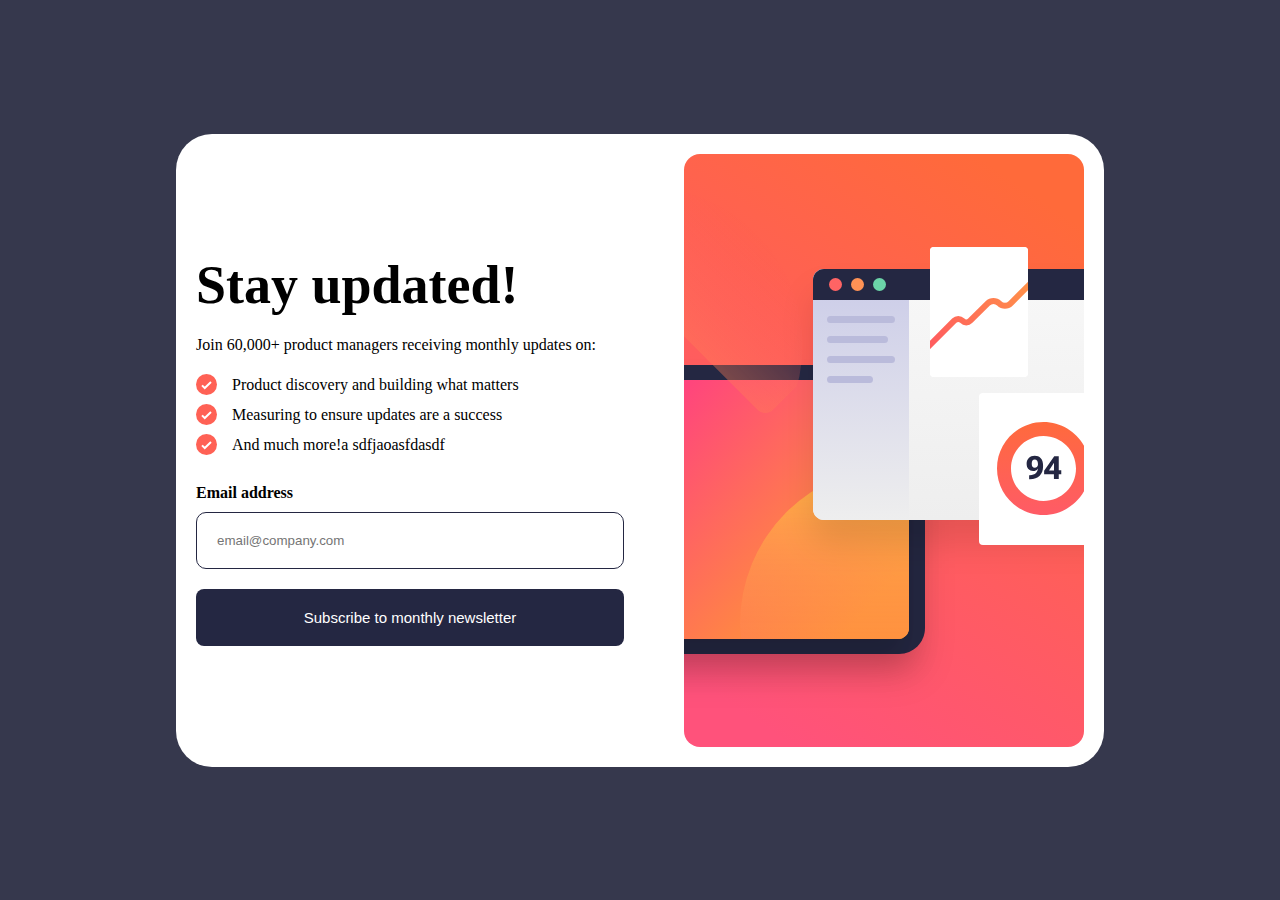
<file: 김태진/index.html>
<!DOCTYPE html>
<html lang="en">
  <head>
    <meta charset="UTF-8" />
    <meta name="viewport" content="width=device-width, initial-scale=1.0" />
    <!-- displays site properly based on user's device -->

    <link rel="icon" type="image/png" sizes="32x32" href="./assets/images/favicon-32x32.png" />

    <title>Frontend Mentor | Newsletter sign-up form with success message</title>
    <link rel="stylesheet" href="./reset.css" />
    <link rel="stylesheet" href="./commons.css" />
    <link rel="stylesheet" href="./index.css" />
  </head>
  <body>
    <main class="main">
      <div class="main-contents">
        <h1 class="main-title">Stay updated!</h1>
        <p class="main-description">Join 60,000+ product managers receiving monthly updates on:</p>
        <ul class="main-list">
          <li class="main-list-item">Product discovery and building what matters</li>
          <li class="main-list-item">Measuring to ensure updates are a success</li>
          <li class="main-list-item">And much more!a sdfjaoasfdasdf</li>
        </ul>
        <form class="main-form">
          <div style="display: flex; justify-content: space-between">
            <label for="email">Email address</label>
            <label class="errorMessage"></label>
          </div>
          <input id="email" type="email" placeholder="email@company.com" />
          <button class="btn" type="submit">Subscribe to monthly newsletter</button>
        </form>
      </div>
      <div class="main-cover">
        <img class="desktopImg" src="./assets/images/illustration-sign-up-desktop.svg" />
        <img class="mobileImg" src="./assets/images/illustration-sign-up-mobile.svg" />
      </div>
    </main>

    <script>
      const form = document.querySelector(".main-form");
      const email = document.querySelector("#email");
      const errorMessage = document.querySelector(".errorMessage");
      const EMAIL_REGIX =
        /([\w-\.]+)@((\[[0-9]{1,3}\.[0-9]{1,3}\.[0-9]{1,3}\.)|(([\w-]+\.)+))([a-zA-Z]{2,4}|[0-9]{1,3})(\]?)$/;

      form.addEventListener("submit", (e) => {
        e.preventDefault();
        if (!EMAIL_REGIX.test(email.value)) {
          email.classList.add("error");
          errorMessage.textContent = "Valid message required";
          return;
        }
        location.href = "./success.html";
      });

      email.addEventListener("keydown", (e) => {
        email.classList.remove("error");
        errorMessage.textContent = "";
      });
    </script>
  </body>
</html>
</file>
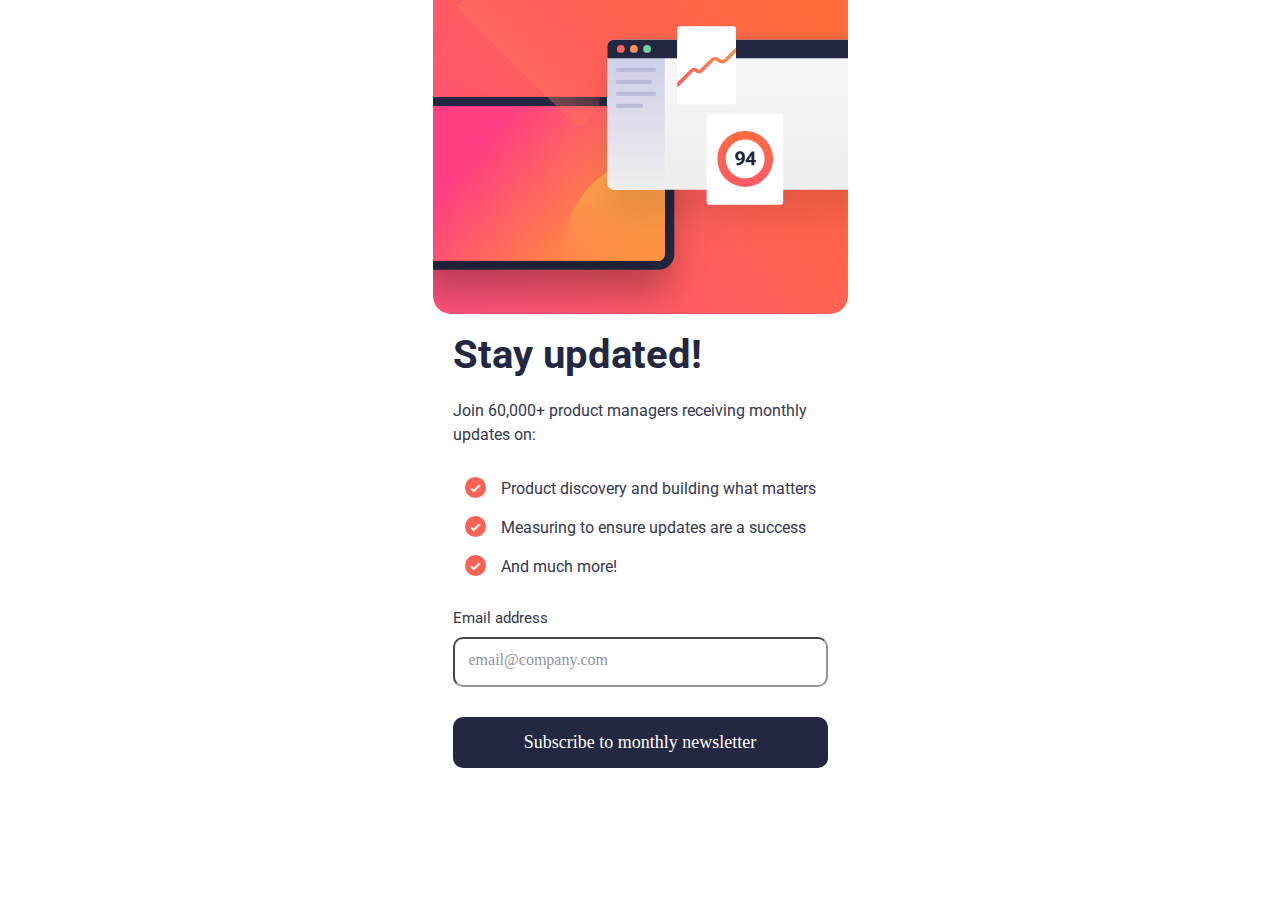
<file: 박우혁/index.html>
<!DOCTYPE html>
<html lang="kr">
  
<head>
  <meta charset="UTF-8">
  <meta name="viewport" content="width=device-width, initial-scale=1.0"> 
  <link rel="stylesheet" href="./index.css">
  <link rel="icon" type="image/png" sizes="32x32" href="./assets/images/favicon-32x32.png">
  <title>Frontend Mentor | Newsletter sign-up form with success message</title>
</head>
<body>
  <div class="subscribe_page">
    <header> 
        <img class="mobile_img" src="./assets/images/illustration-sign-up-mobile.svg">
        <img class="desktop_img" src="./assets/images/illustration-sign-up-desktop.svg">
    </header>
    <main>
      <div class="title">
        <h1 class="topic">Stay updated!</h1>
        <p class="sub_topic">Join 60,000+ product managers receiving monthly updates on:</p>
      </div>
      <div class="check_list">
        <div class="line">
          <img class="check" src="./assets/images/icon-list.svg">
          <p class = "list">Product discovery and building what matters</p>
        </div>
        <div class="line">
          <img class="check" src="./assets/images/icon-list.svg">
          <p class = "list">Measuring to ensure updates are a success</p>
        </div>
        <div class="line">
          <img class="check" src="./assets/images/icon-list.svg">
          <p class = "list">And much more!</p>
        </div>
      </div>
      <div class="subscribe">
        <label class="email_label">Email address</label> 
        <input type="email" class="email">  
        <span class="email_ex">email@company.com</span>
      </div>
        <button class="btn subscription">Subscribe to monthly newsletter</button> 
    </main>
  </div>
  

  <div class="success_message">
    <div class="discription">
      <img class="success" src="./assets/images/icon-success.svg">
      <h1 class="topic-success">Thanks for subscribing!</h1>
      <p class="sub_topic_success">A confirmation email has been sent to <span class ="confirm_email"></span>. 
        Please open it and click the button inside to confirm your subscription.</p>
    </div>
      <div class="dismiss">
        <button class="btn dismiss">Dismiss message</button>
      </div>
    </div>
</body>
</html>
</file>
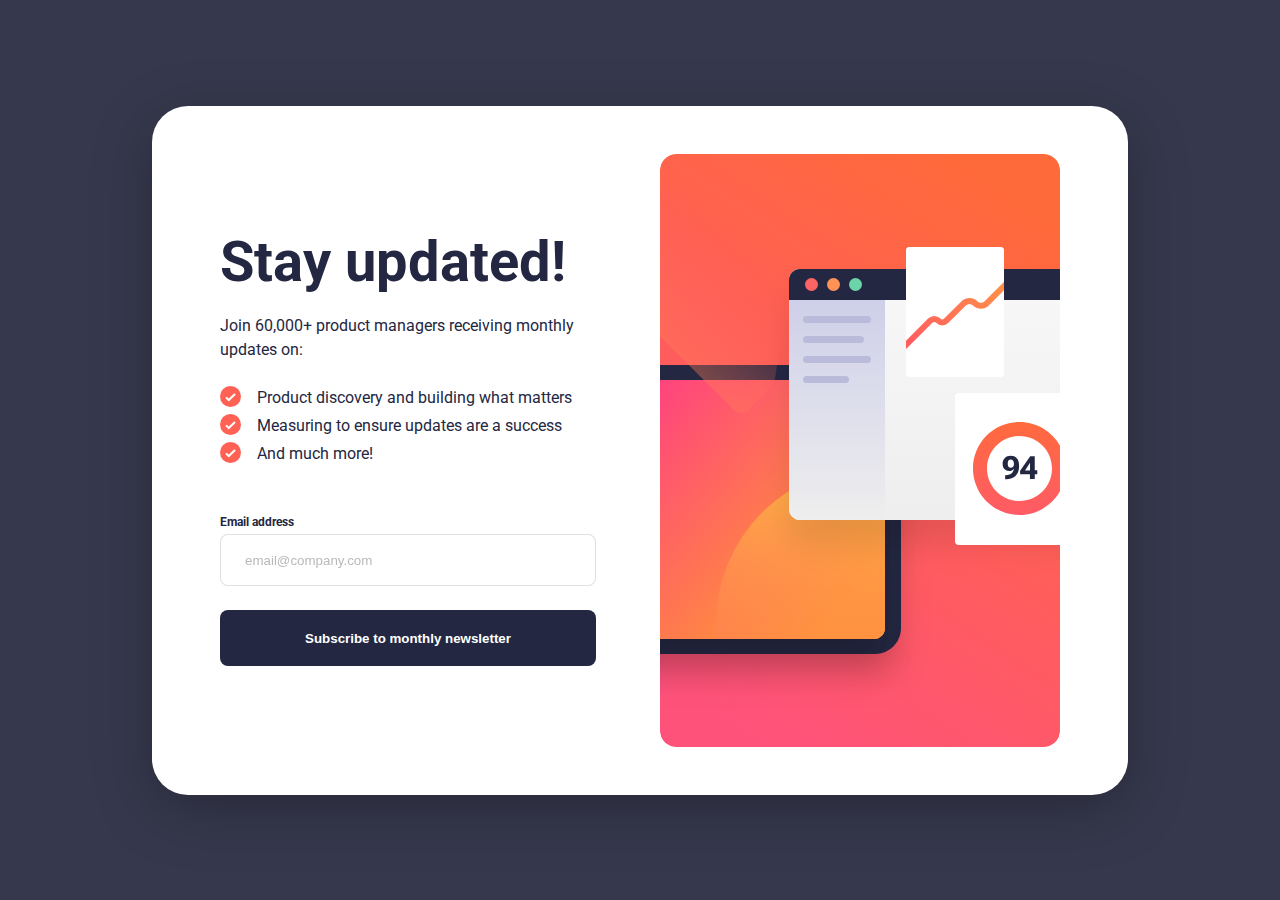
<file: 변지인/index.html>
<!DOCTYPE html>
<html lang="en">
<head>
  <meta charset="UTF-8">
  <meta name="viewport" content="width=device-width, initial-scale=1.0"> <!-- displays site properly based on user's device -->

  <link rel="icon" type="image/png" sizes="32x32" href="./assets/images/favicon-32x32.png">

  <link rel="stylesheet" href="./css/reset.css">
  <link rel="stylesheet" href="./css/common.css">
  <link rel="stylesheet" href="./css/index.css">

  <link href='https://fonts.googleapis.com/css?family=Roboto' rel='stylesheet'>

  <title>Frontend Mentor | Newsletter sign-up form with success message</title>

  <style>
    .attribution { font-size: 11px; text-align: center; }
    .attribution a { color: hsl(228, 45%, 44%); }
  </style>
</head>
<body>
  <!-- 공간 -->
  <main>
    <!-- 흰 박스 -->
    <div class="box">
      <!-- 글자있는 왼쪽 박스 -->
      <div class="contentBox">
        <!-- 설명하는 text부분 -->
        <div class="text">
          <h1>Stay updated!</h1>
          <span>Join 60,000+ product managers receiving monthly updates on:</span>
          <ul>
            <li>Product discovery and building what matters</li>
            <li>Measuring to ensure updates are a success</li>
            <li>And much more!</li>
          </ul>
        </div>
        <!-- 동작하는 email부분 -->
        <form>
          <div class="emailBox">
            <div id="emailInfo">
              <label for="email">Email address</label>
            </div>
            <input type="text" name="email" id="email" placeholder="email@company.com">
          </div>
          <button type="submit" id="emailBtn">Subscribe to monthly newsletter</button>
        </form>
      </div>
      <!-- 그림있는 오른쪽 박스 -->
      <div class="imgBox">
        <img class="pc" src="./assets/images/illustration-sign-up-desktop.svg" alt="데스크탑 이미지">
        <img class="mobile" src="./assets/images/illustration-sign-up-mobile.svg" alt="모바일 이미지">
      </div>
    </div>
  </main>
  <script src="./javascript/validation.js"></script>
</body>
</html>
</file>
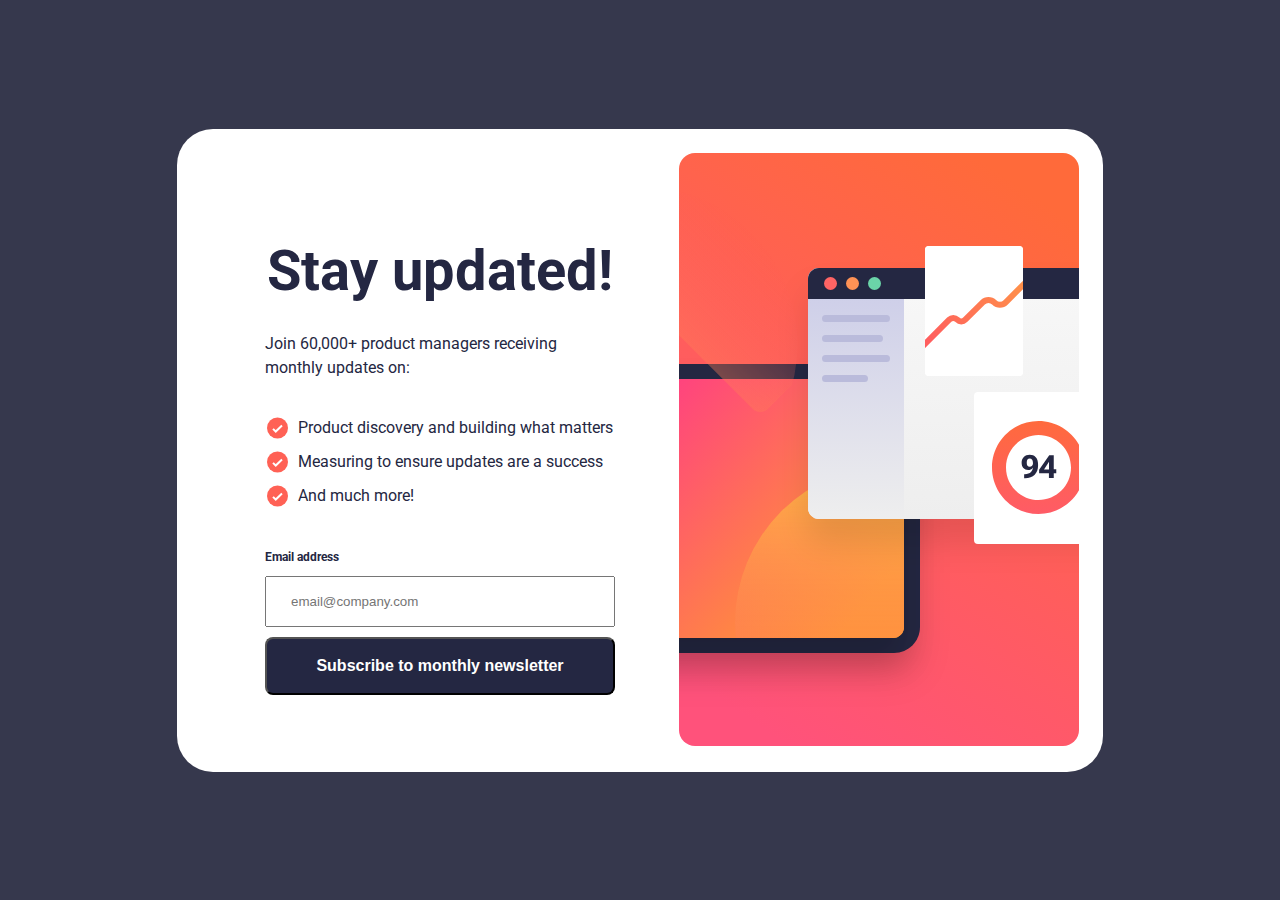
<file: 이유진/index.html>
<!DOCTYPE html>
<html lang="en">
  <head>
    <meta charset="UTF-8" />
    <meta name="viewport" content="width=device-width, initial-scale=1.0" />

    <link
      rel="icon"
      type="image/png"
      sizes="32x32"
      href="./assets/images/favicon-32x32.png"
    />

    <title>
      Frontend Mentor | Newsletter sign-up form with success message
    </title>

    <link rel="preconnect" href="https://fonts.googleapis.com" />
    <link rel="preconnect" href="https://fonts.gstatic.com" crossorigin />
    <link
      href="https://fonts.googleapis.com/css2?family=Roboto:wght@400;700&display=swap"
      rel="stylesheet"
    />
    <link rel="stylesheet" href="index.css" />
    <style>
      .attribution {
        font-size: 11px;
        text-align: center;
      }
      .attribution a {
        color: hsl(228, 45%, 44%);
      }
    </style>
  </head>
  <body>
    <!-- Sign-up form start -->
    <main class="box">
      <div class="signUpMessage">
        <h1 class="boxTitle">Stay updated!</h1>
        <p class="description">
          Join 60,000+ product managers receiving monthly updates on:
        </p>
        <div class="checkPoints">
          <div class="checkPoint">
            <img src="./assets/images/icon-list.svg" />
            <div>Product discovery and building what matters</div>
          </div>
          <div class="checkPoint">
            <img src="./assets/images/icon-list.svg" />
            <div>Measuring to ensure updates are a success</div>
          </div>
          <div class="checkPoint">
            <img src="./assets/images/icon-list.svg" />
            <div>And much more!</div>
          </div>
        </div>
        <form class="form" action="./subscribe/subscribe.html">
          <div class="requireValid">
            <label for="email">Email address</label>
            <span class="error"></span>
          </div>
          <input id="email" type="email" placeholder="email@company.com" />
          <button type="submit">Subscribe to monthly newsletter</button>
        </form>
      </div>
      <div class="signUpImg">
        <img
          src="./assets/images/illustration-sign-up-desktop.svg"
          class="signImg"
        />
      </div>
    </main>
    <!-- Sign-up form end -->

    <!-- <div class="attribution">
      Challenge by
      <a href="https://www.frontendmentor.io?ref=challenge" target="_blank"
        >Frontend Mentor</a
      >. Coded by <a href="#">Your Name Here</a>.
    </div> -->

    <script src="./index.js"></script>
  </body>
</html>
</file>
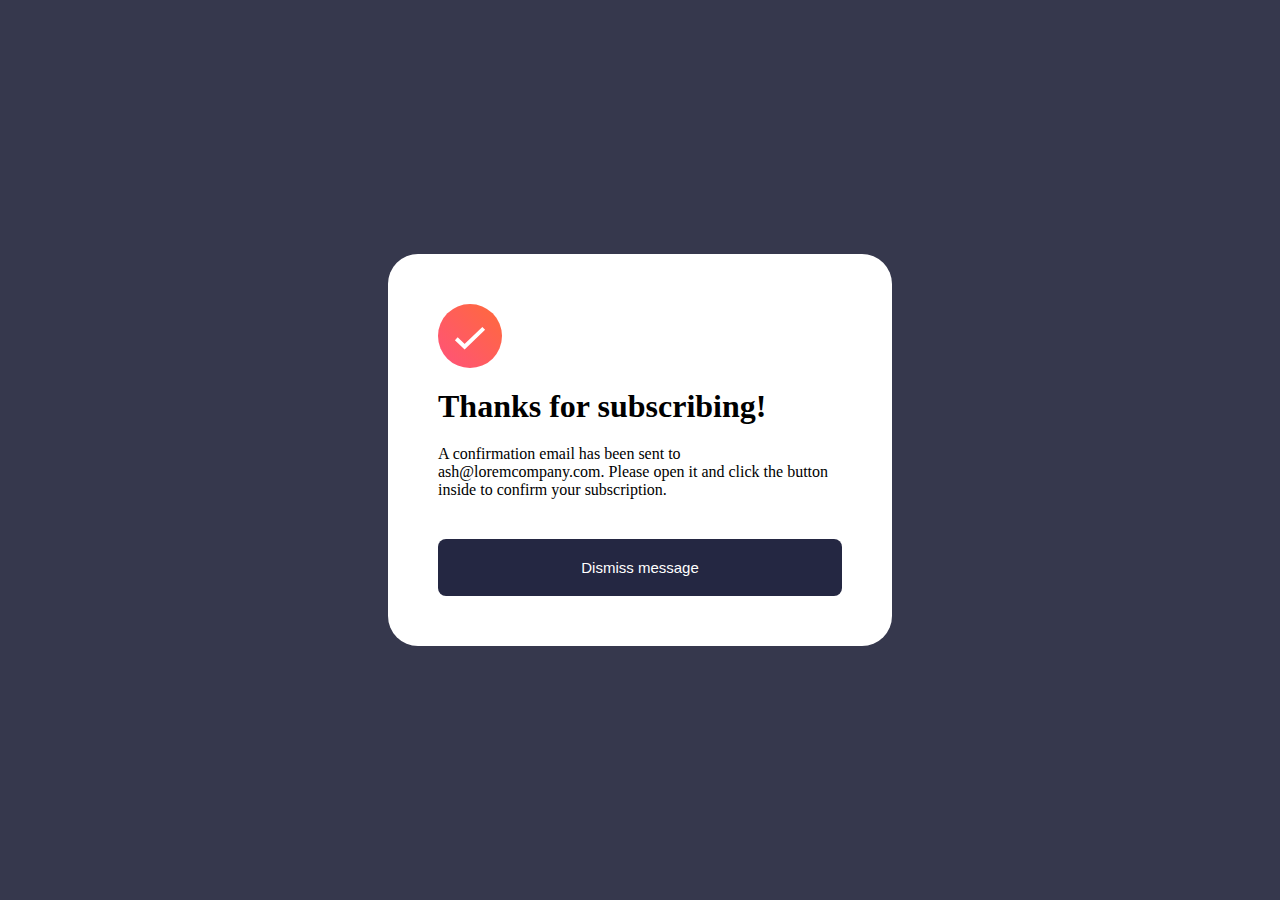
<file: 김태진/success.html>
<!DOCTYPE html>
<html lang="en">
  <head>
    <meta charset="UTF-8" />
    <meta name="viewport" content="width=device-width, initial-scale=1.0" />
    <title>Document</title>
    <link rel="stylesheet" href="./reset.css" />
    <link rel="stylesheet" href="./commons.css" />
    <link rel="stylesheet" href="./success.css" />
  </head>
  <body>
    <main class="main">
      <img src="./assets/images/icon-success.svg" />
      <h1>Thanks for subscribing!</h1>
      <p>
        A confirmation email has been sent to ash@loremcompany.com. Please open it and click the button inside to
        confirm your subscription.
      </p>
      <button class="btn">Dismiss message</button>
    </main>
  </body>
</html>
</file>
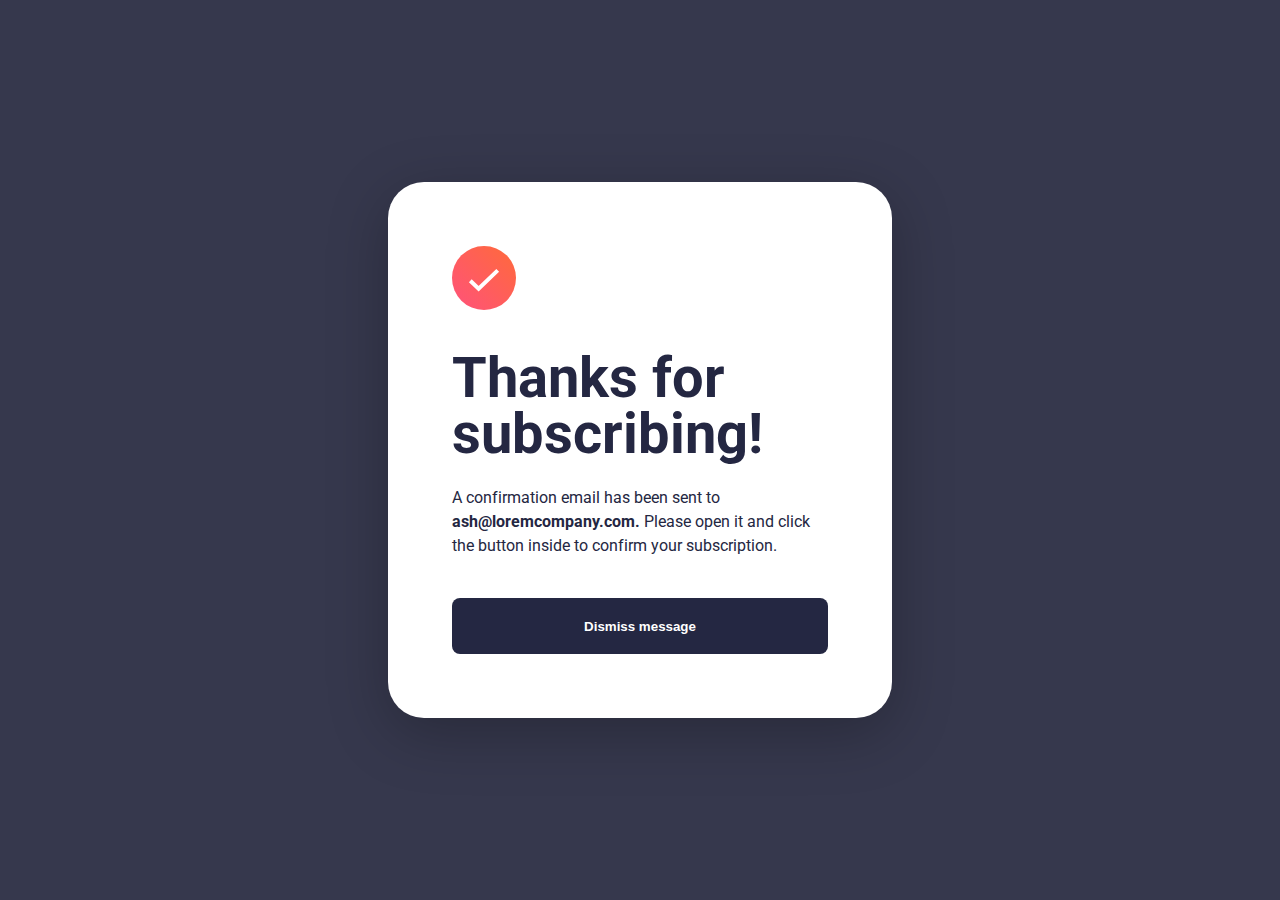
<file: 변지인/success.html>
<!DOCTYPE html>
<html lang="en">
<head>
  <meta charset="UTF-8">
  <meta name="viewport" content="width=device-width, initial-scale=1.0"> <!-- displays site properly based on user's device -->

  <link rel="icon" type="image/png" sizes="32x32" href="./assets/images/favicon-32x32.png">

  <link rel="stylesheet" href="./css/reset.css">
  <link rel="stylesheet" href="./css/common.css">
  <link rel="stylesheet" href="./css/success.css">

  <link href='https://fonts.googleapis.com/css?family=Roboto' rel='stylesheet'>

  <title>Frontend Mentor | Newsletter sign-up form with success message</title>

  <style>
    .attribution { font-size: 11px; text-align: center; }
    .attribution a { color: hsl(228, 45%, 44%); }
  </style>
</head>
<body>
  <main>
    <div class="box">
      <img src="./assets/images/icon-success.svg" alt="체크 이미지">
      <div class="text">
        <h1>Thanks for subscribing!</h1>
        <span>
          A confirmation email has been sent to <strong>ash@loremcompany.com.</strong> 
          Please open it and click the button inside to confirm your subscription.
        </span>
      </div>
      <button type="submit">Dismiss message</button>
    </div>
  </main>
</body>
</html>
</file>
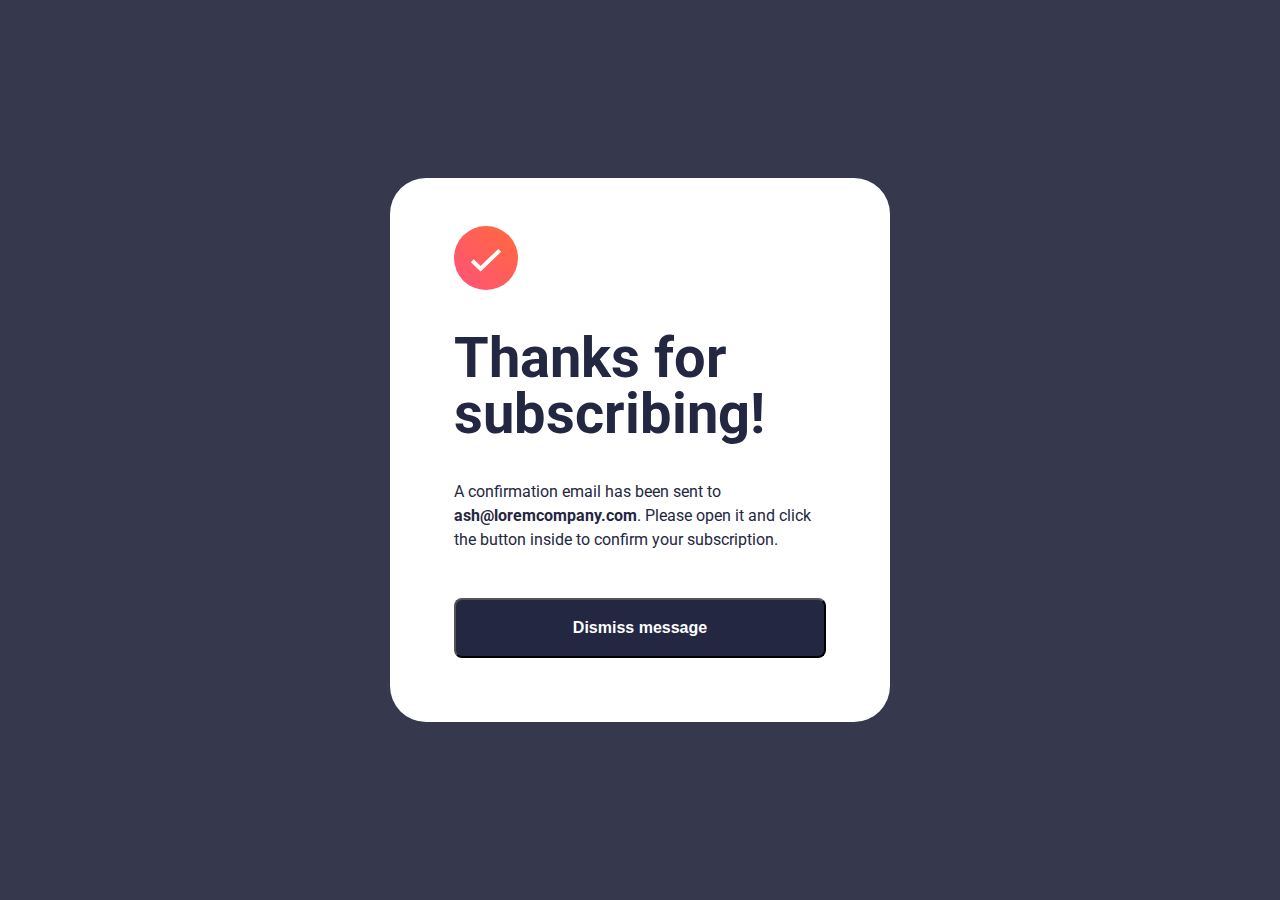
<file: 이유진/subscribe/subscribe.html>
<!DOCTYPE html>
<html lang="ko">
  <head>
    <meta charset="UTF-8" />
    <meta name="viewport" content="width=device-width, initial-scale=1.0" />
    <title>subscribe-success</title>
    <link rel="preconnect" href="https://fonts.googleapis.com" />
    <link rel="preconnect" href="https://fonts.gstatic.com" crossorigin />
    <link
      href="https://fonts.googleapis.com/css2?family=Roboto:wght@400;700&display=swap"
      rel="stylesheet"
    />
    <link rel="stylesheet" href="./subscribe.css" />
  </head>
  <body>
    <!-- Success message start -->
    <main class="popUp">
      <div class="content">
        <img src="../assets/images/icon-success.svg" class="iconImage" />
        <h1 class="thanksPop">
          Thanks for<br />
          subscribing!
        </h1>
        <p class="subDescription">
          A confirmation email has been sent to<br />
          <strong>ash@loremcompany.com</strong>. Please open it and click the
          button inside to confirm your subscription.
        </p>
      </div>
      <div class="btn">
        <button>Dismiss message</button>
      </div>
    </main>
    <!-- Success message end -->
  </body>
</html>
</file>
<file: 김태진/commons.css>
body {
  background-color: #36384d;
  display: flex;
  justify-content: center;
  align-items: center;
  height: 100vh;
  padding: 0 10px;
}

.btn {
  display: inline-block;
  margin-top: 20px;
  background-color: #242742;
  color: #fff;
  width: 100%;
  padding: 20px;
  font-size: 15px;
  border-radius: 8px;
  cursor: pointer;
}

.btn:hover {
  border-radius: 8px;
  background: linear-gradient(204deg, #ff6a3a 0%, #ff527b 100%);
  box-shadow: 0px 16px 32px 0px rgba(255, 97, 85, 0.5);
}
</file>
<file: 김태진/index.css>
.errorMessage {
  color: red;
  font-size: 13px;
}

.mobileImg {
  display: none;
}

.main {
  box-sizing: border-box;
  width: 928px;
  background-color: #fff;
  padding: 20px;
  border-radius: 36px;
  display: flex;
  align-items: center;
  gap: 60px;
}

.main-title {
  font-size: 54px;
  margin-bottom: 20px;
}

.main-description {
  margin-bottom: 20px;
}

.main-list {
  margin-bottom: 30px;
}

.main-list-item {
  padding-left: 36px;
  /* text-indent: -20px; */
}

.main-list-item::before {
  content: "";
  width: 21px;
  height: 21px;
  background-image: url(./assets/images/icon-list.svg);
  display: inline-block;
  margin-left: -36px;
  margin-right: 15px;
  margin-bottom: -5px;
}

.main-list-item + .main-list-item {
  margin-top: 10px;
}

.main-form label {
  font-weight: bold;
  margin-bottom: 10px;
  display: block;
}

.main-form input {
  width: 100%;
  border-radius: 10px;
  border: none;
  border: 1px solid #242742;
  padding: 20px;
  box-sizing: border-box;
}

.main-form input:focus {
  outline: none;
}

.main-form input.error {
  border: 1px solid var(--Vermellion, #ff6155);
  background: rgba(255, 97, 85, 0.15);
  color: red;
}

@media (max-width: 736px) {
  body {
    justify-content: flex-start;
  }
}

@media (max-width: 375px) {
  body {
    padding: 0;
    display: block;
  }

  .mobileImg {
    display: initial;
    width: 100%;
  }

  .desktopImg {
    display: none;
  }

  .main {
    padding: 0;
    border-radius: 0;
    width: auto;
    flex-direction: column-reverse;
    justify-content: flex-end;
    gap: 20px;
    height: 100vh;
  }

  .main-contents {
    padding: 0 20px;
  }
}
</file>
<file: 박우혁/index.css>
@import "./global.css";
@import url('https://fonts.googleapis.com/css2?family=Roboto:wght@400;700&display=swap');

/*success-message*/

.success_message{
  display: none; /*js로 flex로 바꾸면 되겠다*/
  margin-top: 14.9rem;
  flex-direction: column;
  justify-content: space-around;
  width: 100%;
  max-width: 37.5rem;
  gap:24.8rem;
  @media (min-width:1400px){
    max-width: 42rem;
    height: 52rem;
    border-radius: 50px;
    background-color: var(--white);
    width: 100%;
    height: 100%;
    padding: 5rem 5rem;
    gap:3rem;
  }
}


.success{
  width: 6.4rem;
  height: 6.4rem;
}

.discription{
  display: flex;
  flex-direction: column;
  row-gap: 2rem;
 
}

.sub_topic_success{
  @media (min-width:1400px){
    width: 100%;}
}

/*subscribe page*/

body{
  display: flex;
  flex-direction: column;
  align-items: center;
  @media (min-width:1400px) {
    background-color: var(--grey50);
  }
}

.subscribe_page{
  @media(min-width:1400px) {
    max-width: 92.8rem;
    height: 64.1rem;
    border-radius: 50px;
    background-color: var(--white);
    width: 100%;
    height: 100%;
    display: flex;
    flex-direction: row-reverse;
    align-items: center;
    padding: 3rem 3rem;
}}

.mobile_img{
  width: 100%;
  height: fit-content;

@media (min-width:1400px) {
  display:none;
} }

.desktop_img {
  display: none;
@media (min-width:1400px) {
  display: inline;
  width:40rem;
  height: 59.3rem;

}

}

h1{
  font-family: Roboto, sans-serif;
  font-size: 4rem;
  font-style: normal;
  font-weight: 700;
  line-height: 100%;
  color:var(--grey100);

@media (min-width:1400px) {
  font-size: 5.6rem;} }


p{
  font-family: Roboto, sans-serif;
  font-size: 1.6rem;
  font-style: normal;
  font-weight: 400;
  line-height: 150%;
  color: var(--grey50);
  max-width: 37.5rem;
}

.check_list{
  display: flex;
  flex-direction: column;
  justify-content: space-around;
  row-gap: 1.5rem;
}

.line{
  display: flex;
  column-gap: 1.5rem;
}

.check{
  width: 2.1rem;
  height: fit-content;
}

main{
  width: 100%;
  display: flex;
  flex-direction: column;
  align-items: center;
  row-gap: 3rem;
  padding: 2rem 2rem;
}

.title{
  display: flex;
  flex-direction: column;
  row-gap: 2.4rem;
}

.subscribe{
  width: 100%;
  display: flex;
  flex-direction: column;
  position: relative;
  row-gap: 1rem;
  max-width: 37.5rem;
}

.email{
  padding: 1.5rem 1.5rem;
  border-radius: 10px;
  border-color: var(--grey0);
  border-width: 2px;
}

.email_label{
  font-size: 1.5rem;
  font-family: Roboto, sans-serif;
  font-weight: 700px;
  color: var(--grey50);
}

.email_ex{
  position: absolute;
  top:4.2rem;
  left:1.6rem;
  font-size: 1.6rem;
  color: var(--grey0);
}

.btn{
  width: 100%;
  background-color: var(--grey100);
  font-size: 1.8rem;
  color: var(--white);
  padding: 1.5rem 1.5rem;
  border-radius: 10px;
  max-width: 37.5rem;

}
</file>
<file: 변지인/css/common.css>
body{
  /* 전체 배경색 */
  background: #36384D;
  /* 서체 */
  font-family: Roboto;
  font-feature-settings: 'clig' off, 'liga' off;
	color: #242742;
	font-size: 16px;
	font-style: normal;
	font-weight: 400;
	line-height: 150%;
}
/* 공간 */
main{
  display: flex;
  justify-content: center;
  align-items: center;
  height: 100vh;
}
/* 흰 박스 */
.box{
  display: flex;
  justify-content: center;
  align-items: center;
  background: #FFF;
  box-shadow: 0px 15px 60px 0px rgba(0, 0, 0, 0.25);
  border-radius: 36px;
}
/* text부분 */
h1{
  width: 346px;
  font-size: 56px;
  font-weight: 700;
  line-height: 100%; /* 56px */
}
/* text부분과 email부분의 공통 */
.text, form{
  display: flex;
  justify-content: center;
  gap: 24px;
  flex-direction: column;
}
/* 버튼 */
button{
  border: none;
  width: 376px;
  height: 56px;
  border-radius: 8px;
  background: #242742;
  color: #fff;
  font-weight: 700;
}
/* 버튼누를때 */
button:active{
  background: var(--Gradient-1, linear-gradient(204deg, #FF6A3A 0%, #FF527B 100%));
  box-shadow: 0px 16px 32px 0px rgba(255, 97, 85, 0.50);
}

@media (min-width: 375px) and (max-width:412px){
  body{
    background: #fff;
  }
  .box{
    width: 375px;
    gap: 40px;
  }
  h1{
    width: 327px;
    font-size: 40px;
  }
  button{
    width: 372px;
  }
}
</file>
<file: 변지인/css/index.css>
/* 공간 main부분 -> common */
/* 흰 박스 */
/* 흰 박스 공통부분 -> common */
.box{
  width: 928px;
  height: 641px;
  gap: 64px;
  padding: 24px;
}
/* 글자있는 왼쪽 박스 */
.contentBox{
  display: flex;
  justify-content: center;
  align-items: center;
  gap: 40px;
  flex-direction: column;
  width: 376px;
}
/* text부분, form부분 공통-> common */
/* text부분 */
/* h1 공통부분 -> common */
li{
  display: flex;
  gap: 16px;
}
/* Q) list-style-image가 안되는 이유
A) ::marker로 인식하기 때문에 바뀌지 않으므로 ::before로 바꾸고 content로 주기 */
li::before{ 
  content: url(../assets/images/icon-list.svg);
}
/* email부분 */
.emailBox{
  display: flex;
  flex-direction: column;
}
#emailInfo{
  display: flex;
  flex-direction: row;
  align-items: center;
  justify-content: space-between;
  font-size: 12px;
  font-weight: 700;
}
.emailBox input{
  opacity: 0.5;
  width: 326px;
  height: 18px;
  border-radius: 8px;
  border: 1px solid rgba(25, 24, 43, 0.25);
  padding: 16px 24px;
}
/* 버튼 공통부분 -> common */
/* 그림있는 오른쪽 박스 */
.imgBox .pc{
  display: block;
  border-radius: 16px;
  border: 0px solid #19182B;
  width: 400px;
  height: 593px;
}
.imgBox .mobile{
  display: none;
  width: 375px;
  height: 284px;
  border-radius: 0px 0px 16px 16px;
  border: 0px solid #19182B;
}

@media (min-width: 375px) and (max-width:412px){
  .box{
    flex-direction: column-reverse;
    height: 802px;
    padding-bottom: 40px;
  }
  .imgBox .pc{
    display: none;
  }
  .imgBox .mobile{
    display: block;
  }
}
</file>
<file: 김태진/success.css>
.main {
  width: 504px;
  background-color: white;
  border-radius: 30px;
  padding: 50px;
  box-sizing: border-box;
}

.main h1 {
  margin: 20px 0;
}
.main p {
  margin: 0 0 20px;
}

@media (max-width: 375px) {
  body {
    display: block;
    padding: 0;
  }

  .main {
    width: auto;
    border-radius: 0;
    height: 100vh;
    display: flex;
    flex-direction: column;
    align-items: flex-start;
  }

  .btn {
    margin-top: auto;
  }
}
</file>
<file: 변지인/css/success.css>
/* 흰 박스 */
.box{
  flex-direction: column;
  align-items: flex-start;
  width: 376px;
  gap: 40px;
  padding: 64px;
}
span strong{
  font-weight: 700;
}

@media (min-width: 375px) and (max-width:412px){
  .box{
    height: 623px;
    padding: 149px 24px 40px 24px;
    align-items: flex-start;
  }
  .text{
    margin-bottom: 263px;
  }
}
</file>
<file: 이유진/index.css>
/* reset */
html, body{
  font-size: 62.5%;
  font-family: Roboto;
  margin: 0;
}

/* main */
body {
  padding: 0;
  @media (min-width: 576px) {
    background-color: #36384D;
    display: flex;
    height: 100vh;
    justify-content: center;
    align-items: center;
  }
}

.box{
  background-color: #FFF;
  display: grid;
  grid-template-areas:
    'img'
    'msg';
  
  @media (min-width: 576px) {
    grid-template-areas:
      'msg img';
    border-radius: 3.6rem;
    padding: 2.4rem;
  }
}
.signUpMessage{
  grid-area: msg;
  display: flex;
  flex-direction: column;
  justify-content: center;
  align-items: center;
  width: 35rem;
  margin: auto;
  @media (min-width: 576px) {
    padding: 0 6.4rem;
  }
}
.boxTitle{
  color: #242742;
  font-size: 5.6rem;
  font-weight: 700;
  line-height: 100%;
}
.description{
  color: #242742;
  font-size: 1.6rem;
  font-weight: 400;
  line-height: 150%;
  position: relative;
  top: -2rem;
}
.checkPoints{
  display: flex;
  flex-direction: column;
  gap: 1rem;
}
.checkPoint{
  display: flex;
  gap: 1rem;
  color: #242742;
  font-size: 1.6rem;
  font-weight: 150%;
  line-height: 150%
}
.form{
  margin-top: 4rem;
  display: flex;
  flex-direction: column;
  text-align: left;
  width: 100%;
  gap: 1rem;
}
.form label{
  color: #242742;
  font-size: 1.2rem;
  font-weight: 700;
  line-height: 150%;
}
#email{
  padding: 1.6rem 0 1.6rem 2.4rem
}
.form button{
  padding: 1.5rem;
  background-color: #242742;
  color: #FFF;
  text-align: center;
  font-size: 1.6rem;
  font-weight: 700;
  line-height: 150%;
  border-radius: 0.8rem;
}
.form button:hover{
  background: var(--Gradient-1, linear-gradient(204deg, #FF6A3A 0%, #FF527B 100%));
  box-shadow: 0px 16px 32px 0px rgba(255, 97, 85, 0.50);
  border: none;
}
.form button:focus{
  border: 0.1rem solid rgba(36, 39, 66, 1)
}

.signUpImg{
  grid-area: img;
  
}
.signImg{
  position: relative;
  right: 0;
  content: url('./assets/images/illustration-sign-up-mobile.svg');
  width: 100%;

  @media (min-width: 576px) {
    content: url('./assets/images/illustration-sign-up-desktop.svg')
  }
}

.error{
  color: red;
}
.requireValid{
  display: flex;
  justify-content: space-between;
}
.errorEmail{
  border: 1px solid #FF6155;
  background: rgba(255, 97, 85, 0.15);
  color: #FF6155;
}
</file>
<file: 이유진/subscribe/subscribe.css>
/* reset */
html, body{
  font-size: 62.5%;
  font-family: Roboto;
  margin: 0;
  padding: 0;
}
*{
  box-sizing: border-box;
}

/* main */
body{
  background-color: #FFF;
  display: flex;
  justify-content: center;
  align-items: center;
  height: 100vh;
  padding: 13rem 2.4rem 4rem;

  @media (min-width: 576px) {
    background-color: #36384D;
    padding: 0;
  }
}

.popUp{
  background-color: #FFF;
  display: flex;
  flex-direction: column;
  justify-content: space-between;
  height: 100%;

  @media (min-width: 576px) {
    border-radius: 3.6rem;
    width: 50rem;
    padding: 4.8rem 6.4rem 6.4rem 6.4rem;
    height: auto;
  }
}
.iconImage{
  width: 6.4rem;
}
.thanksPop{
  color: #242742;
  font-size: 5.6rem;
  font-weight: 700;
  line-height: 100%;
}
.subDescription{
  color: #242742;
  font-size: 1.6rem;
  font-weight: 400;
  line-height: 150%;
}
.popUp button{
  background-color: #242742;
  border-radius: 0.8rem;
  color: #FFF;
  padding: 1.6rem;
  font-size: 1.6rem;
  line-height: 150%;
  font-weight: 700;
  width: 100%;

  @media (min-width: 576px) {
    margin-top: 3rem;
  }
}
.popUp button:hover{
  background: var(--Gradient-1, linear-gradient(204deg, #FF6A3A 0%, #FF527B 100%));
  box-shadow: 0px 16px 32px 0px rgba(255, 97, 85, 0.50);
  border: none;
}
</file>
